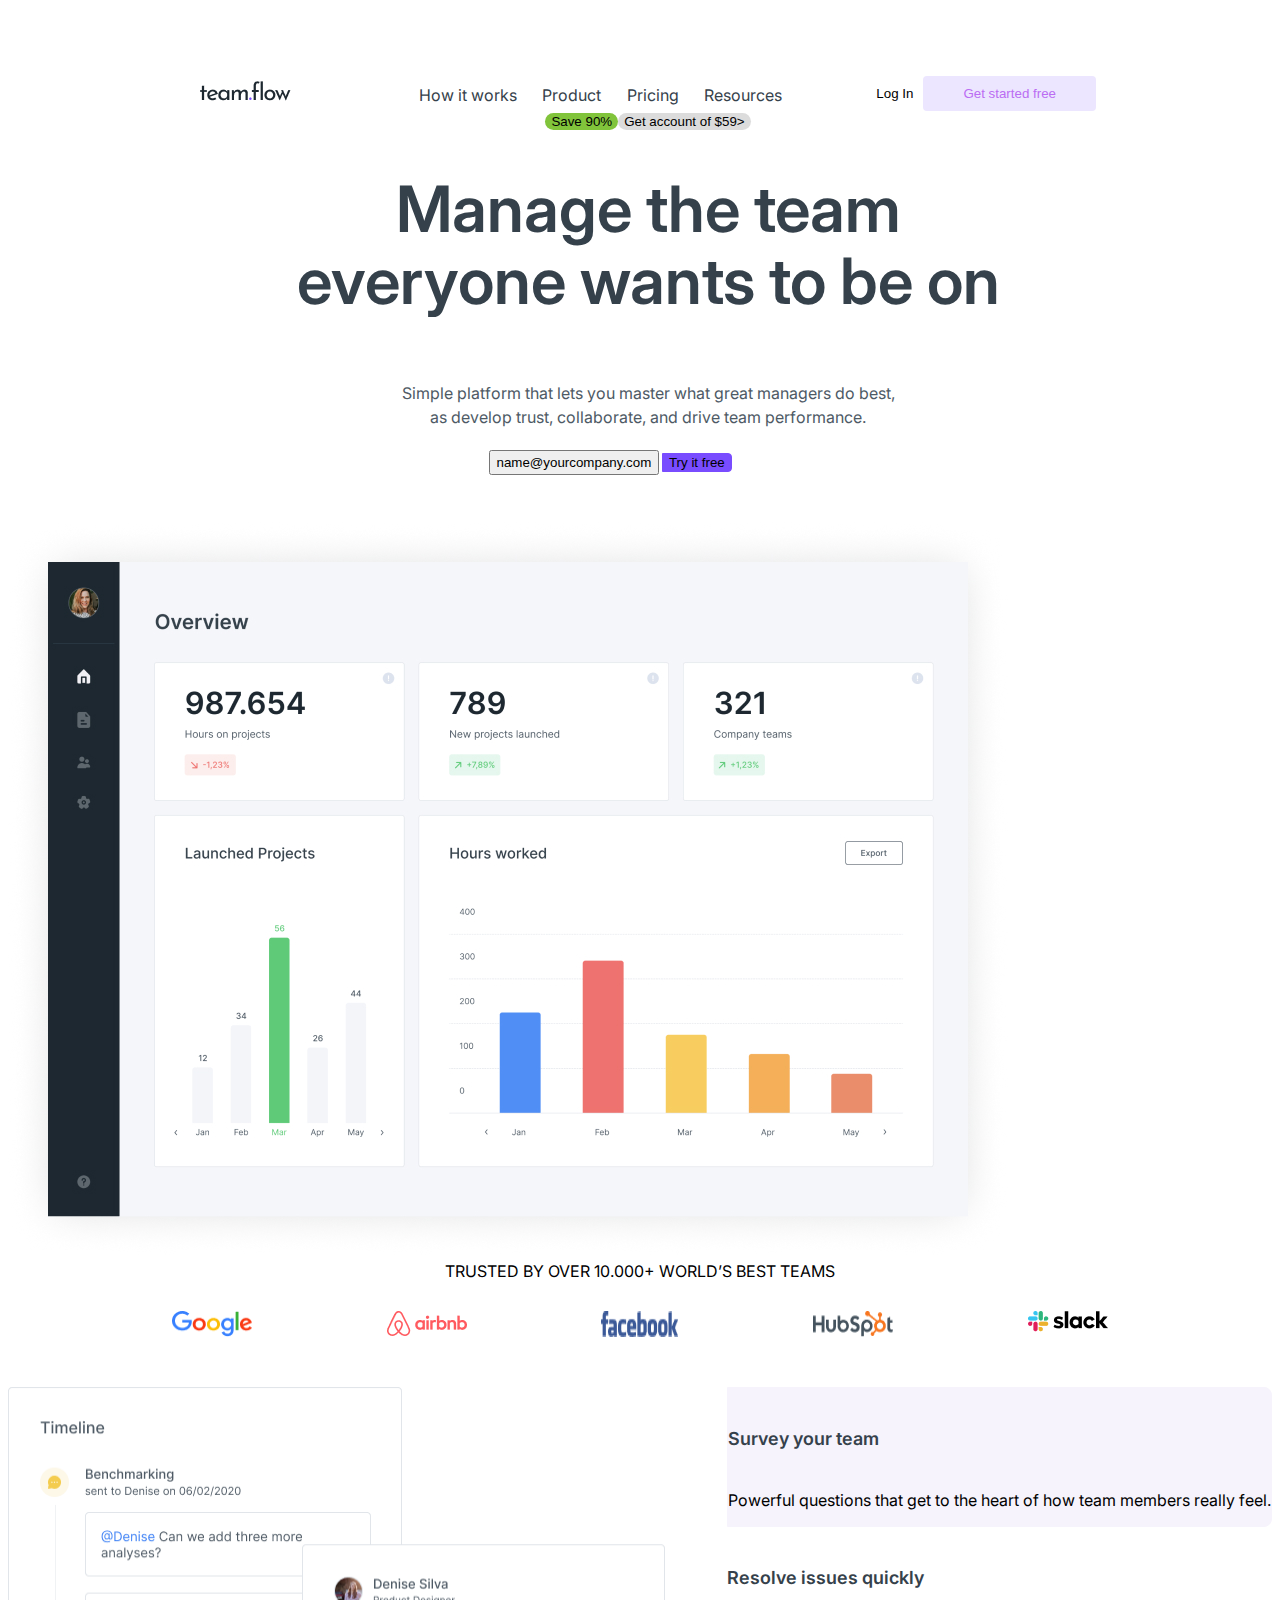
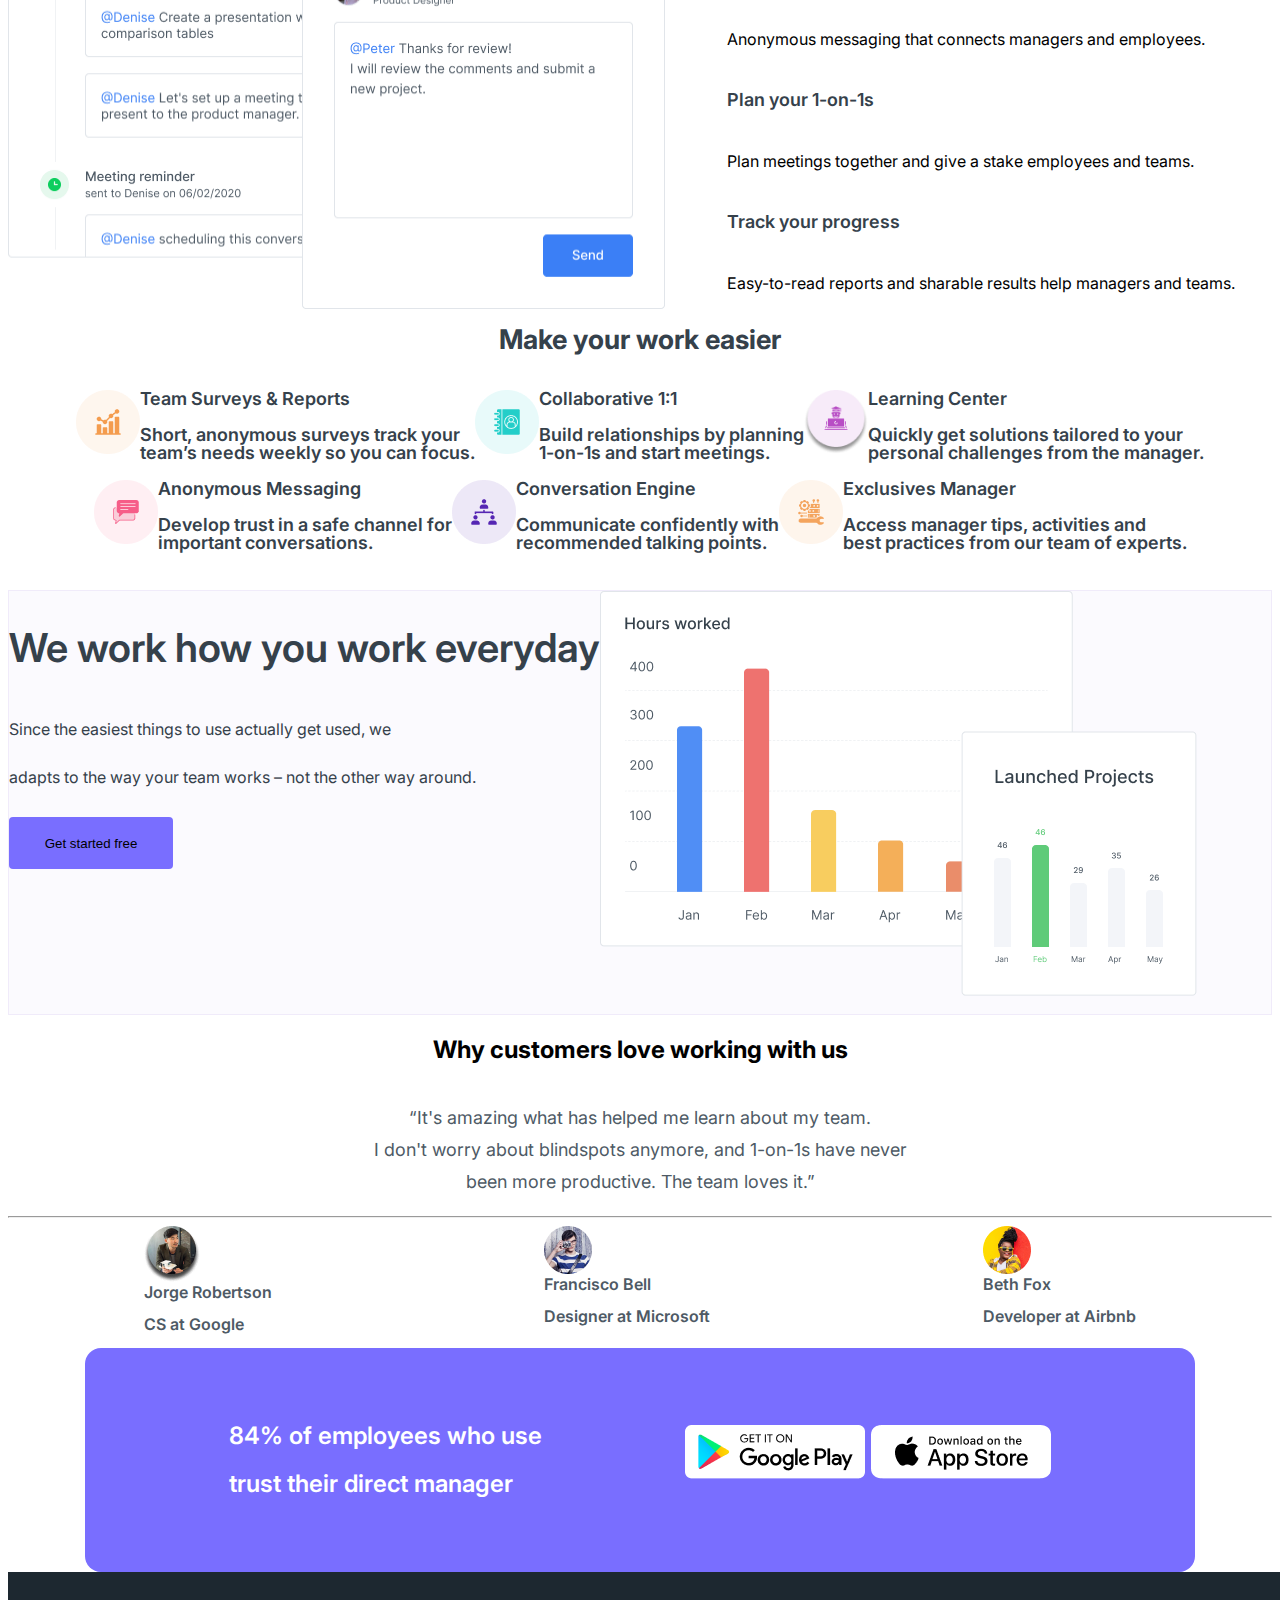
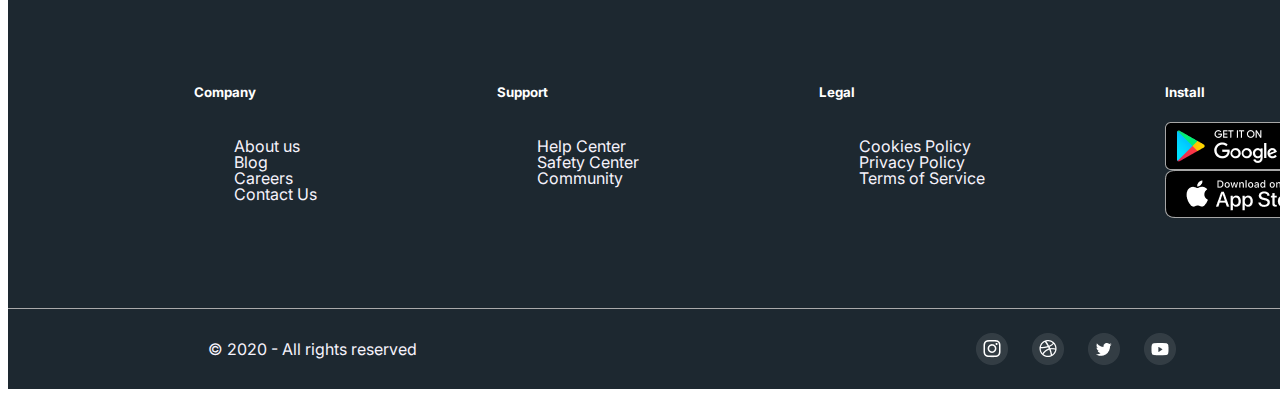
<file: index.html>
<!DOCTYPE html>
<html lang="en">
  <head>
    <meta charset="UTF-8" />
    <meta http-equiv="X-UA-Compatible" content="IE=edge" />
    <meta name="viewport" content="width=device-width, initial-scale=1.0" />
    <title>Bekzan-Maket</title>
    <link rel="stylesheet" href="./css/style.css" />
    <link rel="preconnect" href="https://fonts.googleapis.com">
<link rel="preconnect" href="https://fonts.gstatic.com" crossorigin>
<link href="https://fonts.googleapis.com/css2?family=Inter&display=swap" rel="stylesheet">
  </head>
  <body>
    <header>
      <nav>
        <div class="nav-logo">
          <img src="./image/team.flow.png" alt="logo" />
        </div>
        <ul>
          <li>How it works</li>
          <li>Product</li>
          <li>Pricing</li>
          <li>Resources</li>
        </ul>
        <div class="login">
          <button>Log In</button>
          <button>Get started free</button>
          </div>
        </header>
          <div class="button-3">
          <button>Save 90%</button>
          <button>Get account of $59></button>
        </div>
      </nav>
      <section class="section-1">
        <div class="main_words">
          <h1>Manage the team <br />everyone wants to be on</h1>
        </div>
        <h4>
          Simple platform that lets you master what great managers do best,<br />
          as develop trust, collaborate, and drive team performance.
        </h4>
        <div class="button-4">
          <form class="form" action="#">
            <button>name@yourcompany.com</button>
            <button>Try it free</button>
          </form>
        </div>
        <br />
      </section>
      <section>
      <img src="./image/Graph 2 1.jpg" alt="picture" />
        <div class="section-2">TRUSTED BY OVER 10.000+ WORLD’S BEST TEAMS</div>
        <div class="messengers">
          <img id="ggl" src="./image/google-2015a 1.png" alt="google">
          <img id="air" src="./image/airbnb 1.png" alt="airbnb">
          <img id="fb" src="./image/Group (1).png" alt="facebook">
          <img id="hs" src="./image/hubspot 1.png" alt="hubspot">
          <img id="slk" src="./image/slack-2 1.png" alt="slack">
        </div>
      </section>
        <br>
      <section class="section-3">
  <img src="./image/Group 25.png" alt="chat"></div>
<div class="part-3">
  <div class="text_sectn3">
    <h6>
      Survey your team
    </h6>

    <p>
      Powerful questions that get to the heart of how team members really feel.
    </p>

  </div>

  <div>
    <h6>Resolve issues quickly</h6>
    <p>Anonymous messaging that connects managers and employees.</p>
  </div>
  <div>
    <h6>Plan your 1-on-1s</h6>
    <p>
      Plan meetings together and give a stake
employees and teams.
    </p>
  </div>
  <div>
    <h6>
      Track your progress
    </h6>
    <p>
      Easy-to-read reports and sharable results help managers and teams.
    </p>
  </div>
</div>
      </section>
      
      <section class="section-4">
<div class="main_word2">
  <h2>Make your work easier</h2>
</div>
<br>
<div class="middleparts">
<div class="middle_part1">
  <img class="midpng" src="./image/Group 21.png " alt="book">
<div>Team Surveys & Reports
  <p>Short, anonymous surveys track your <br> team’s needs weekly so you can focus.</p>
</div>
<img class="midpng" src="./image/Group 19.png" alt="note">
<div>Collaborative 1:1 
  <p>Build relationships by planning <br>
    1-on-1s and start meetings.</p>
</div>
<img class="midpng" src="./image/Group 20.png" alt="schoolboy">
<div>Learning Center
  <p>Quickly get solutions tailored to your <br> personal challenges from the manager.</p>
</div>
</div>
<div class="middle_part2">
<img class="midpng" src="./image/Group 22.png" alt="">
<div>Anonymous Messaging
  <p>Develop trust in a safe channel for <br> important conversations.</p>
</div>
<img class="midpng" src="./image/Group 23.png" alt="community">
<div>Conversation Engine 
  <p>Communicate confidently with <br>
    recommended talking points.</p>
</div>
<img class="midpng" src="./image/Group 24.png" alt="settings">
<div>Exclusives Manager
  <p>Access manager tips, activities and <br>
    best practices from our team of experts.</p>
</div>
</div>
</div>
</section>
<br>

<section class="section-5">
<div class="section5.1">
  <div>
    <h2 class="main_word3">We work how you
      work everyday</h2>
      <p class="p3">Since the easiest things to use actually get used, we <br> adapts to the way your team works – not the other way around.</p>
    
  </div>
  <button class="btn5">Get started free</button>
</div>
<div class="section5.2">
  <img src="./image/Group 26.png" alt="ratings">
</div>
      </section>

      <section class="section-6">
        <div class="main_word4">
          <h2>Why customers love working with us</h2>
        </div>
        <p class="p4">“It's amazing what has helped me learn about my team. <br>
          I don't worry about blindspots anymore, and 1-on-1s have never <br>
          been more productive. The team loves it.”</p>
          <hr>
          <div class="name1">
            <div>
              <img src="./image/Ellipse 5.png" alt="men">
            <div>Jorge Robertson</div>
            <p>CS at Google</p>
            </div>
            <div>
              <img src="./image/Ellipse 6.png" alt="men">
            <div>Francisco Bell</div>
            <p>Designer at Microsoft</p>
          </div>
          <div>
            <img src="./image/Ellipse 7.png" alt="woman">
            <div>Beth Fox</div>
            <p>Developer at Airbnb</p>
          </div>
        </div>
      </section>

      <section class="section-7">
        <div class="section7-1">
          <div>84% of employees who use <br>
            trust their direct manager</div>
          <div>
            <img src="./image/google-play-badge 1.png" alt="googlelink">
            <img src="./image/Group (2).png" alt="appstorelink">
          </div>
        </div>
      </section>
<footer>
  <section class="section-8">
    <div class="namefunction">
      <div class="footer__h">
        <h5>Company</h5>
      <ul class="function1">
      <li class="li_foot">About us</li>
      <li class="li_foot">Blog</li>
      <li class="li_foot">Careers</li>
      <li class="li_foot">Contact Us</li>
     </ul>
      </div>
      <div class="footer__h">
        <h5>Support</h5>
        <ul class="function1">
          <li class="li_foot">Help Center</li>
          <li class="li_foot">Safety Center</li>
          <li class="li_foot">Community</li>
        </ul>
      </div>
      <div class="footer__h">
        <h5>Legal</h5>
        <ul class="function1">
          <li class="li_foot">Cookies Policy</li>
          <li class="li_foot">Privacy Policy</li>
          <li class="li_foot">Terms of Service</li>
        </ul>
      </div>
      <div class="footer__h">
        <h5>Install</h5>
        <img src="./image/Layer 2.png" alt="googlelink">
        <img src="./image/Group (3).png" alt="appstorelink">
      </div>
    </div>
</section>
</footer>
<div class="footer__foot">
  <div>
    <p class="li_foot">© 2020 - All rights reserved</p>
  </div>
  <div class="icon4">
  <img src="./image/Group 27.png" alt="inst">
  <img src="./image/Group 28.png" alt="fb">
  <img src="./image/Group 29.png" alt="tw">
  <img src="./image/Group 30.png" alt="yt">
  </div>
</div>
<!-- ! START FOOTER -->
  </body>
</html>
</file>
<file: css/style.css>
body,
h1,
h2,
h3,
h4,
p,
ul {
  /* margin: 0;
  padding: 0; */
  box-sizing: border-box;
  font-family: 'Inter', sans-serif;
}
  header {
    width: 100vw;
    display: flex;
    flex-direction: column;
    align-items: center;
  }
  h1{
    font-family: 'Inter';
    font-style: normal;
    font-weight: 600;
    font-size: 64px;
    line-height: 72px;
    text-align: center;
    color: #35414B;
      }
      h4{
        font-family: 'Inter';
    font-style: normal;
    font-weight: 400;
    font-size: 16px;
    line-height: 24px;
    text-align: center;
    color: #4E5A65;
      }
       nav {
        width: 70%;
        height: 40px;
        margin-top: 65px;
        display: flex;
        justify-content: space-between;
        align-items: center;
      }
      nav ul {
        margin-top: 20px;
        width: 45%;
        display: flex;
        list-style-type: none;
        justify-content: space-between;
      } 
  li{
font-family: 'Inter';
font-style: normal;
font-weight: 400;
font-size: 16px;
line-height: 16px;
color: #35414B;
  }
   .button-3{
    width: 100vw;
    display: flex;
    flex-direction: row;
    justify-content: center 
    
    
} 
.button-3 button:first-child{
    border-radius: 20px;
    background-color: #81C43B;
    border: none;
    
    
}
.button-3 button:last-child{
    border-radius: 20px;
    background-color: gainsboro;
    border: none;

}
.login button:first-child{
    border:none;
    background-color: #ffffff;
}
.login button:last-child{
    background: #ECE6FF;
    border-radius: 4px;
  color: #bb6df3;
  padding: 10px 40px;
  border: none;
}

.button-4 button:first-child:hover{
background: #FFFFFF;
border: 1px solid #FFFFFF;
box-shadow: 0px 4px 4px rgba(0, 0, 0, 0.25);
border-radius: 4px 0px 0px 4px;
}
.button-4 button:last-child{
    background: #794CFF;
    border: 1px solid #794CFF;
    border-radius: 0px 4px 4px 0px;
    margin: 0.2em;
}
.button-4{ 
  border: none;
  width: 319px;
  height: 52px;
  text-align: center;
  
  }

  .section-1 {
    width: 100vw;
    display: flex;
    flex-direction: column;
    align-items: center;
  }
  .section-2{
    display: flex;
    flex-direction: row;
    justify-content: space-evenly;
  }
  .form{
    display: flex;
  }
  .messengers{
    margin: 30px;
    display: flex;
    flex-direction: row;
    justify-content: space-evenly;
  }
  #ggl{
    position: inherit;
    width: 80px;
    height: 26.11px;
    left: 250px;
    top: 1387px;
  }
  #air{
    position: inherit;
    width: 80px;
    height: 24.96px;
    left: 462px;
    top: 1388px;
  }
  #fb{
    position: inherit;
    left: 46.81%;
    right: 47.84%;
    top: 29.62%;
  }
  #hs{
    position: inherit;
    left: 61.88%;
    right: 32.57%;
    top: 29.56%;
  }
  #slk{
    position: inherit;
    width: 80px;
    height: 20.24px;
    left: 1110px;
    top: 1390px;
  }
  .section-3{
    display: flex;
    flex-direction: row;
    justify-content: space-between;
  }
  .part3{
    display: inherit;
    flex-direction: column;
    font-family: 'Inter';
font-style: normal;
font-weight: 400;
font-size: 16px;
line-height: 24px;
color: #4E5A65;
  }
  h6{
    font-family: 'Inter';
font-style: normal;
font-weight: 600;
font-size: 18px;
line-height: 18px;
color: #35414B;
  }
  .text_sectn3{
  background: #F6F3FC;
border: 1px solid #F6F3FC;
border-radius: 0px 8px 8px 0px;
  }
  .section-4{
    margin-top: 0 auto;
    display: flex;
    flex-direction: column;
    font-family: 'Inter';
font-style: normal;
font-weight: 600;
font-size: 18px;
line-height: 18px;
color: #35414B;}
.middleparts{
  display: flex;
  flex-direction: column;
  justify-content: space-evenly;
  align-items: center;
}
.middle_part1{
  display: flex;
}
.middle_part2{
  display: flex;
}
.main_word2{
  display: flex;
  justify-content: center;
}
.midpng{ 
width: 64px;
height: 64px;
align-items: center;
justify-content: space-between; 
}

.section-5{
  display: flex;
background: #FBFAFE;
border: 1px solid #F0EBFA;
font-family: 'Inter';
font-style: normal;
line-height: 48px;
color: #35414B;
}
.main_word3{
  font-family: 'Inter';
font-style: normal;
font-weight: 600;
font-size: 40px;
line-height: 48px;
color: #35414B;
}
.p3{
  font-family: 'Inter';
font-style: normal;

}
.btn5{
width: 164px;
height: 52px;
background: #796EFF;
border-radius: 4px;
border: none;
}
.main_word4{

display: flex;
align-content: center;
justify-content: center;
}

.name1{
  display: flex;
  justify-content: space-around;
  font-family: 'Inter';
font-style: normal;
font-weight: 600;
font-size: 16px;
line-height: 16px;
color: #4E5A65;
}
.p4{
  font-family: 'Inter';
font-style: normal;
font-weight: 400;
font-size: 18px;
line-height: 32px;
text-align: center;
color: #4E5A65;
}
.section7-1{
  margin: 0  auto;
  display: flex;
  align-items: center;
  justify-content: space-evenly;
  width: 1110px;
height: 224px;
font-family: 'Inter';
font-style: normal;
font-weight: 600;
font-size: 24px;
line-height: 48px;
color: #FFFFFF;

background: #796EFF;
border-radius: 16px;
}
.section-8{
  margin: 0 auto;
  display: flex;
justify-content: center;
align-items: center;
  width: 1505px;
height: 336px;
font-family: 'Inter';
font-style: normal;
/* font-weight: 600; */
font-size: 16px;
line-height: 16px;
/* font-feature-settings: 'salt' on, 'liga' off; */
color: #FFFFFF;
background: #1D2830;
gap: 180px;
}
.footer__h{
  display: flex;
  flex-direction: column;
}
.namefunction{
  display: flex;
  gap: 180px;
}
.section-8 li{
  list-style: none;
}
.footer__foot{
  /* display: flex; */
  border-top: 1px solid #aaa;
background: #1D2830;
width: 100vw;
height: 80px;
display: flex;
justify-content: space-between;
align-items: center;
}
.footer__foot p{
  padding-left: 200px;
}
.icon4{
  padding-right: 112px;
  display: flex;
  gap: 24px;
}
.li_foot{
  color: #F6F3FC;
}
</file>
